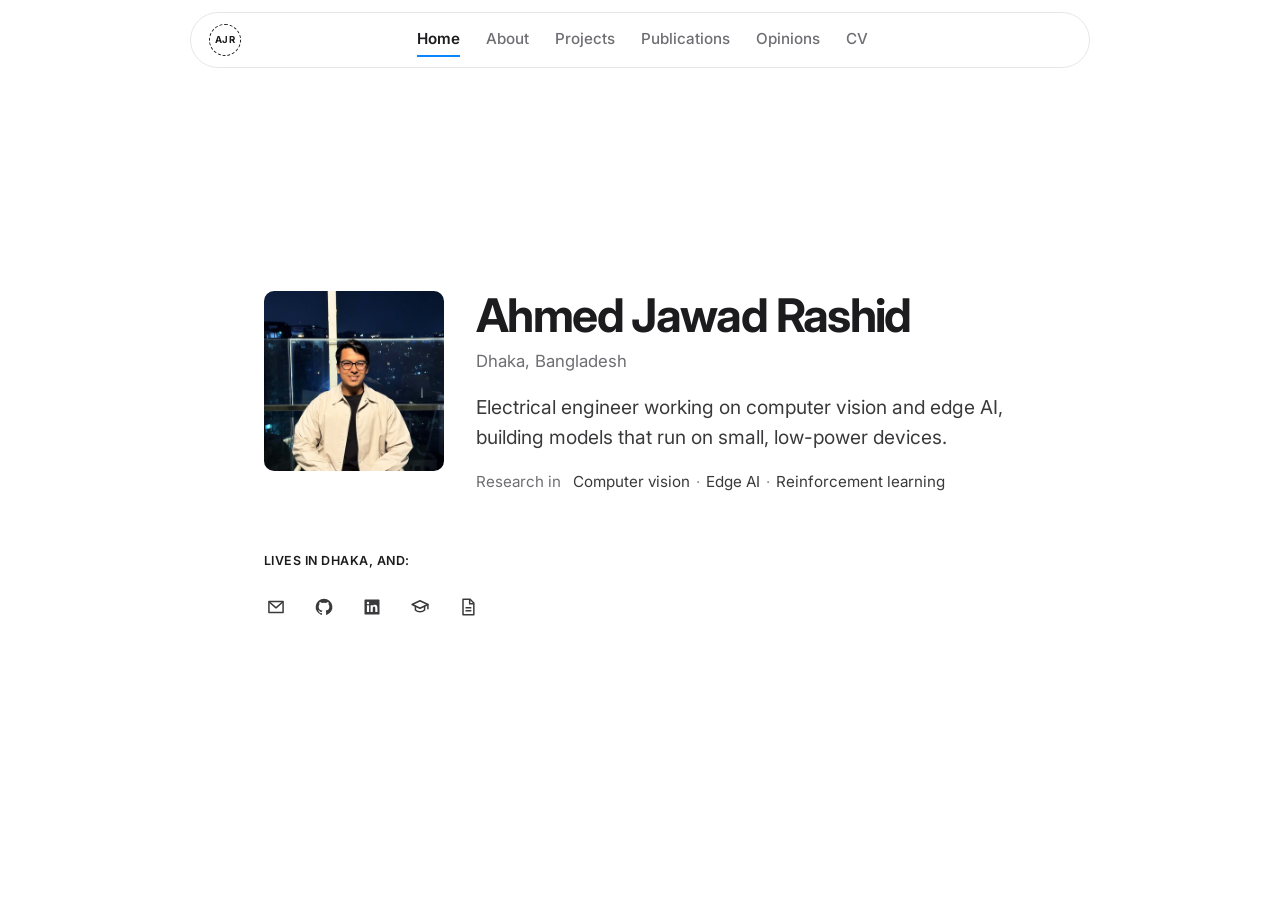
<file: index.html>
<!DOCTYPE html>
<html lang="en">
<head>
  <meta charset="utf-8">
  <meta name="viewport" content="width=device-width, initial-scale=1">
  <meta name="color-scheme" content="light dark">
  <title>Ahmed Jawad Rashid</title>
  <meta name="description" content="Ahmed Jawad Rashid, electrical engineer in Dhaka, Bangladesh, working on computer vision, edge AI and reinforcement learning.">
  <link rel="preconnect" href="https://fonts.googleapis.com">
  <link rel="preconnect" href="https://fonts.gstatic.com" crossorigin>
  <link href="https://fonts.googleapis.com/css2?family=Inter:wght@400;500;600;700&family=JetBrains+Mono:wght@400;500&display=swap" rel="stylesheet">
  <link rel="stylesheet" href="style.css">
</head>
<body class="is-home">

<a class="skip" href="#main">Skip to main content</a>

<div class="nav-wrap">
  <nav class="nav" aria-label="Main">
    <a class="logo" href="index.html" aria-label="Home">AJR</a>
    <div class="nav-links">
      <a href="index.html" class="active" aria-current="page">Home</a>
      <a href="about.html">About</a>
      <a href="projects.html">Projects</a>
      <a href="publications.html">Publications</a>
      <a href="opinions.html">Opinions</a>
      <a href="cv.html">CV</a>
    </div>
    <span class="nav-spacer" aria-hidden="true"></span>
  </nav>
</div>

<main id="main" class="wrap home">
  <div class="hero">
    <div class="photo">
      <!-- Add a square photo at images/photo.jpg -->
      <img src="images/photo.jpg" alt="Ahmed Jawad Rashid" onerror="this.parentNode.classList.add('empty'); this.remove();">
    </div>
    <div class="hero-text">
      <h1>Ahmed Jawad Rashid</h1>
      <p class="subname">Dhaka, Bangladesh</p>
      <p class="bio">Electrical engineer working on computer vision and edge AI, building models that run on small, low-power devices.</p>
      <p class="also">
        <span class="also-label">Research in</span>
        <span>Computer vision</span><span class="dot">·</span><span>Edge AI</span><span class="dot">·</span><span>Reinforcement learning</span>
      </p>
    </div>
  </div>

  <p class="label home-label">Lives in Dhaka, and:</p>
  <ul class="icons">
      <li><a href="mailto:ahmedjawad@iut-dhaka.edu" aria-label="Email" title="Email">
        <svg viewBox="0 0 24 24" aria-hidden="true"><path d="M3.5 5.5h17v13h-17z" fill="none" stroke="currentColor" stroke-width="1.8" stroke-linejoin="round"/><path d="m4 6 8 7 8-7" fill="none" stroke="currentColor" stroke-width="1.8" stroke-linejoin="round"/></svg></a></li>
      <li><a href="https://github.com/jawadrashidd" aria-label="GitHub" title="GitHub">
        <svg viewBox="0 0 24 24" aria-hidden="true"><path fill="currentColor" d="M12 2a10 10 0 0 0-3.16 19.49c.5.09.68-.22.68-.48v-1.7c-2.78.6-3.37-1.34-3.37-1.34-.45-1.16-1.11-1.47-1.11-1.47-.91-.62.07-.6.07-.6 1 .07 1.53 1.03 1.53 1.03.9 1.52 2.34 1.08 2.91.83.09-.65.35-1.08.63-1.33-2.22-.25-4.55-1.11-4.55-4.94 0-1.09.39-1.98 1.03-2.68-.1-.25-.45-1.27.1-2.64 0 0 .84-.27 2.75 1.02a9.5 9.5 0 0 1 5 0c1.91-1.29 2.75-1.02 2.75-1.02.55 1.37.2 2.39.1 2.64.64.7 1.03 1.59 1.03 2.68 0 3.840-2.34 4.68-4.57 4.93.36.31.68.92.68 1.85v2.75c0 .27.18.58.69.48A10 10 0 0 0 12 2z"/></svg></a></li>
      <li><a href="https://linkedin.com/in/ahmed-jawad-rashid" aria-label="LinkedIn" title="LinkedIn">
        <svg viewBox="0 0 24 24" aria-hidden="true"><path fill="currentColor" d="M4 3h16a1 1 0 0 1 1 1v16a1 1 0 0 1-1 1H4a1 1 0 0 1-1-1V4a1 1 0 0 1 1-1zm1.9 6.8V18h2.6V9.8zM7.2 5.6a1.5 1.5 0 1 0 0 3 1.5 1.5 0 0 0 0-3zM10.3 9.8V18h2.6v-4.3c0-1.1.2-2.2 1.6-2.2 1.4 0 1.4 1.3 1.4 2.3V18h2.6v-4.7c0-2.3-.5-4-3.2-4-1.3 0-2.1.7-2.5 1.3V9.8z"/></svg></a></li>
      <li><a href="https://eee.iutoic-dhaka.edu/profile/ahmedjawad/education" aria-label="University profile" title="University profile">
        <svg viewBox="0 0 24 24" aria-hidden="true"><path d="M2.5 9 12 4.5 21.5 9 12 13.5z" fill="none" stroke="currentColor" stroke-width="1.8" stroke-linejoin="round"/><path d="M6.5 11v4.5c1.5 1.5 3.4 2.2 5.5 2.2s4-.7 5.5-2.2V11M21.5 9v5" fill="none" stroke="currentColor" stroke-width="1.8" stroke-linecap="round"/></svg></a></li>
      <li><a href="cv.pdf" aria-label="CV (PDF)" title="CV (PDF)">
        <svg viewBox="0 0 24 24" aria-hidden="true"><path d="M6 2.8h8.5L19 7.3v13.9H6z" fill="none" stroke="currentColor" stroke-width="1.8" stroke-linejoin="round"/><path d="M14 3v5h5M9 13h7M9 16.5h7" fill="none" stroke="currentColor" stroke-width="1.8"/></svg></a></li>
    </ul>
</main>

</body>
</html>
</file>
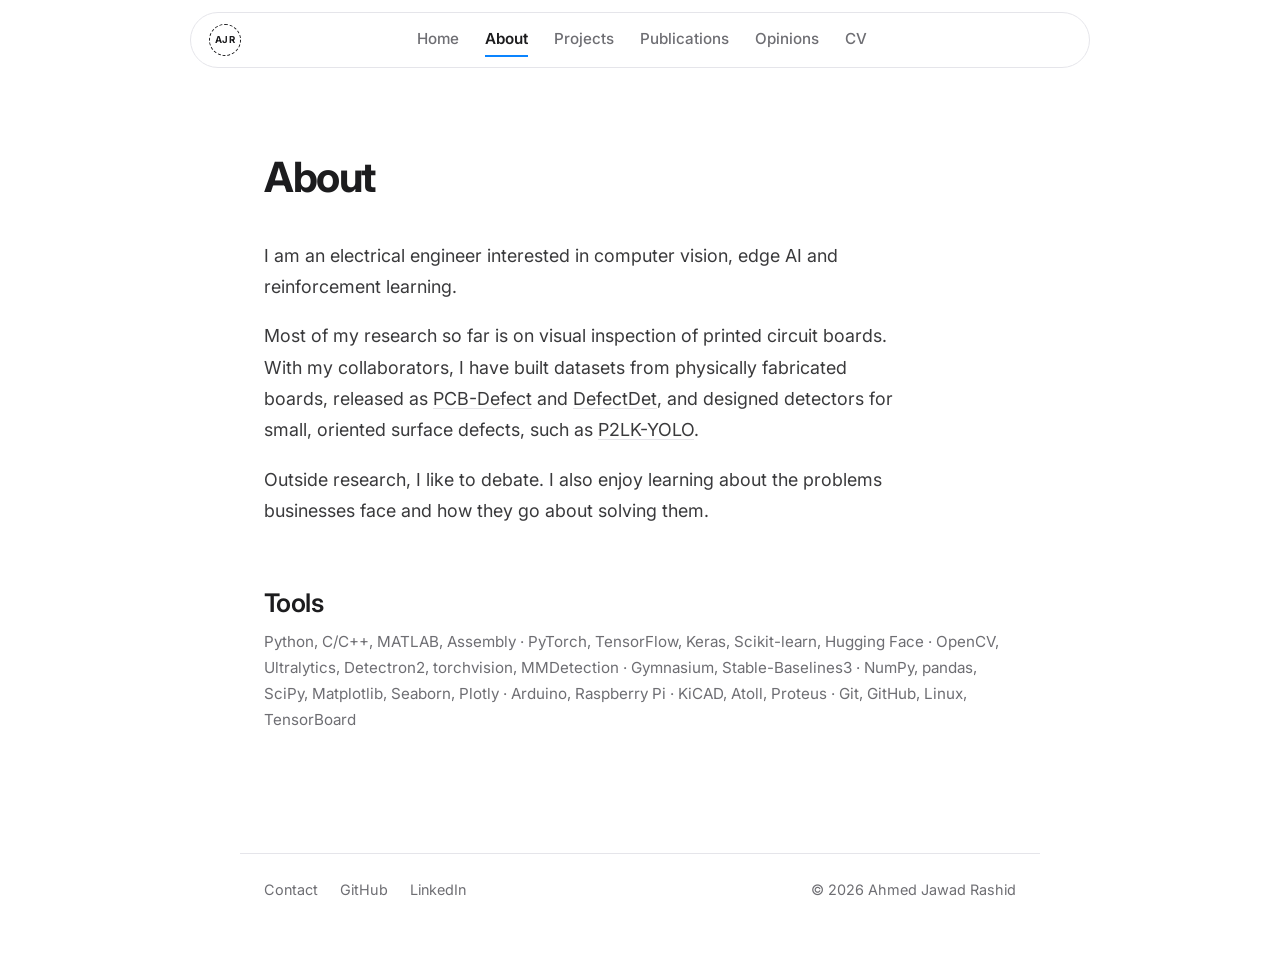
<file: about.html>
<!DOCTYPE html>
<html lang="en">
<head>
  <meta charset="utf-8">
  <meta name="viewport" content="width=device-width, initial-scale=1">
  <meta name="color-scheme" content="light dark">
  <title>About · Ahmed Jawad Rashid</title>
  <meta name="description" content="Ahmed Jawad Rashid, electrical engineer in Dhaka, Bangladesh, working on computer vision, edge AI and reinforcement learning.">
  <link rel="preconnect" href="https://fonts.googleapis.com">
  <link rel="preconnect" href="https://fonts.gstatic.com" crossorigin>
  <link href="https://fonts.googleapis.com/css2?family=Inter:wght@400;500;600;700&family=JetBrains+Mono:wght@400;500&display=swap" rel="stylesheet">
  <link rel="stylesheet" href="style.css">
</head>
<body>

<a class="skip" href="#main">Skip to main content</a>

<div class="nav-wrap">
  <nav class="nav" aria-label="Main">
    <a class="logo" href="index.html" aria-label="Home">AJR</a>
    <div class="nav-links">
      <a href="index.html">Home</a>
      <a href="about.html" class="active" aria-current="page">About</a>
      <a href="projects.html">Projects</a>
      <a href="publications.html">Publications</a>
      <a href="opinions.html">Opinions</a>
      <a href="cv.html">CV</a>
    </div>
    <span class="nav-spacer" aria-hidden="true"></span>
  </nav>
</div>

<main id="main" class="wrap">
  <header class="page-head">
    <h1>About</h1>
  </header>

  <div class="prose">
    <p>I am an electrical engineer interested in computer vision, edge AI and reinforcement learning.</p>
    <p>Most of my research so far is on visual inspection of printed circuit boards. With my collaborators, I have built datasets from physically fabricated boards, released as <a href="https://doi.org/10.17632/vdj74sngvn.1">PCB-Defect</a> and <a href="https://doi.org/10.17632/t9d9zs3bmb.1">DefectDet</a>, and designed detectors for small, oriented surface defects, such as <a href="publications.html">P2LK-YOLO</a>.</p>
    <p>Outside research, I like to debate. I also enjoy learning about the problems businesses face and how they go about solving them.</p>
  </div>

    <div class="group">
      <h2>Tools</h2>
      <p class="group-sub tools">
        Python, C/C++, MATLAB, Assembly · PyTorch, TensorFlow, Keras, Scikit-learn, Hugging Face ·
        OpenCV, Ultralytics, Detectron2, torchvision, MMDetection · Gymnasium, Stable-Baselines3 ·
        NumPy, pandas, SciPy, Matplotlib, Seaborn, Plotly · Arduino, Raspberry Pi ·
        KiCAD, Atoll, Proteus · Git, GitHub, Linux, TensorBoard
      </p>
    </div>

</main>

<footer class="wrap footer">
  <a href="mailto:ahmedjawad@iut-dhaka.edu">Contact</a>
  <a href="https://github.com/jawadrashidd">GitHub</a>
  <a href="https://linkedin.com/in/ahmed-jawad-rashid">LinkedIn</a>
  <span class="copy">© 2026 Ahmed Jawad Rashid</span>
</footer>

</body>
</html>
</file>
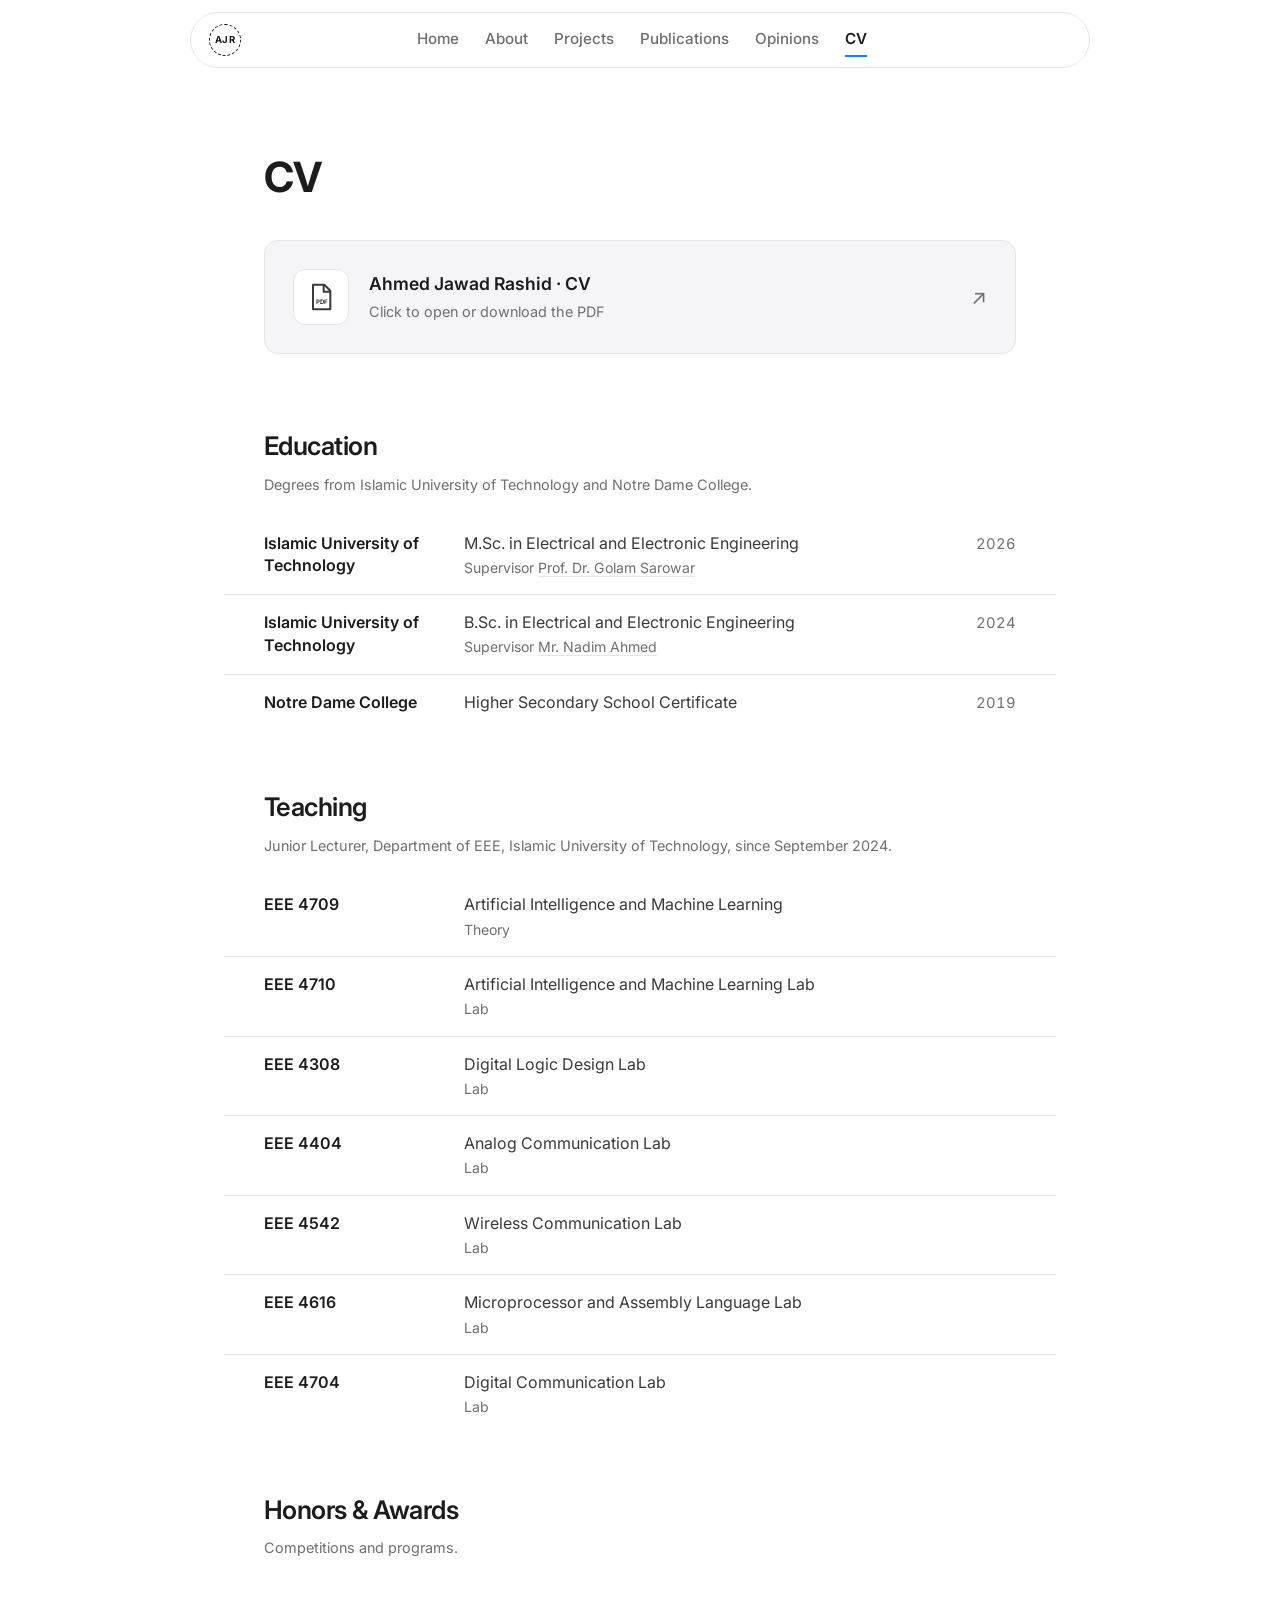
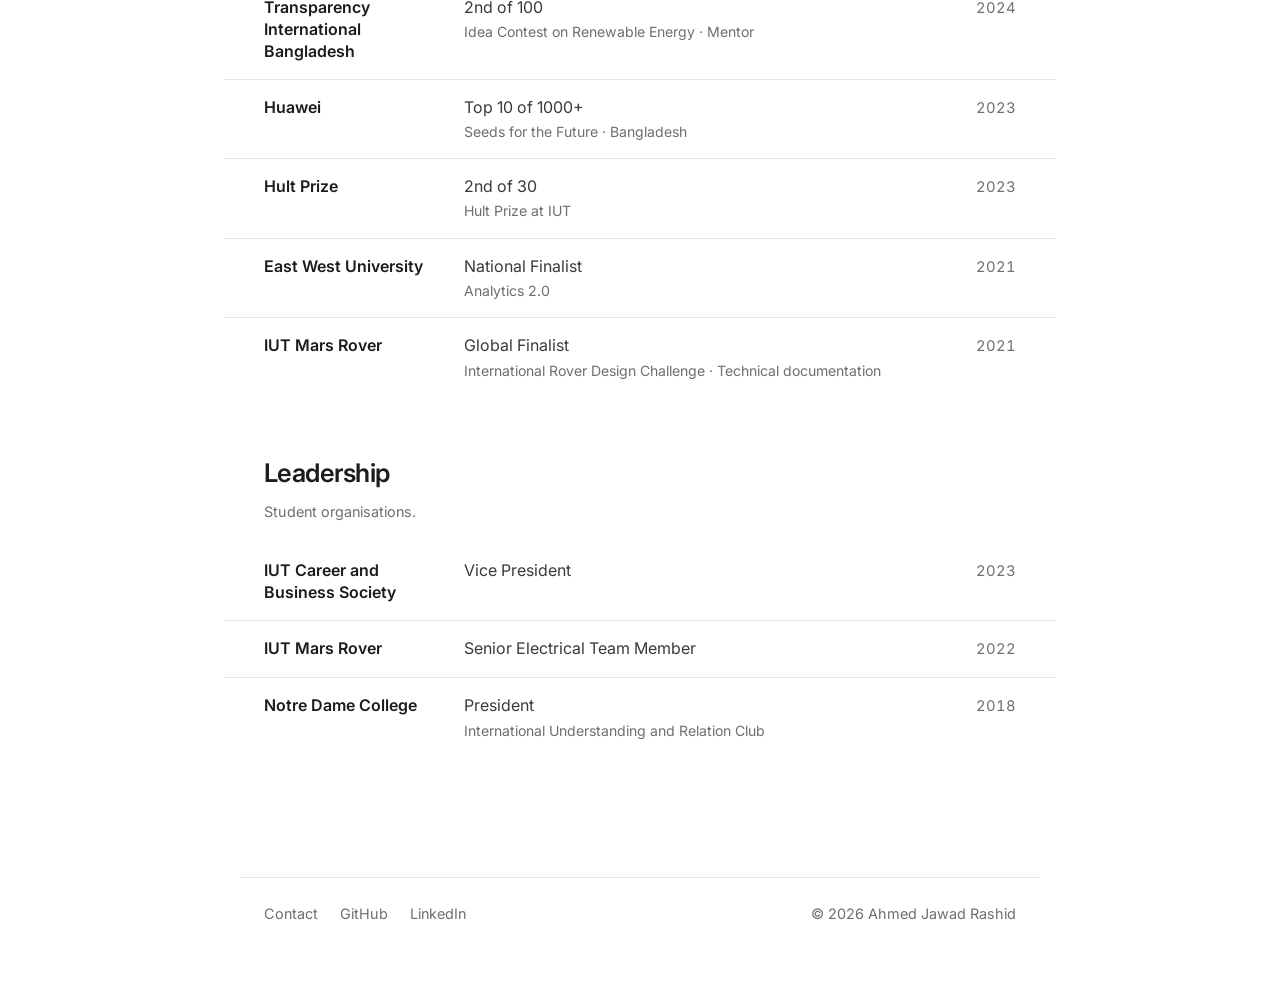
<file: cv.html>
<!DOCTYPE html>
<html lang="en">
<head>
  <meta charset="utf-8">
  <meta name="viewport" content="width=device-width, initial-scale=1">
  <meta name="color-scheme" content="light dark">
  <title>CV · Ahmed Jawad Rashid</title>
  <meta name="description" content="Ahmed Jawad Rashid, electrical engineer in Dhaka, Bangladesh, working on computer vision, edge AI and reinforcement learning.">
  <link rel="preconnect" href="https://fonts.googleapis.com">
  <link rel="preconnect" href="https://fonts.gstatic.com" crossorigin>
  <link href="https://fonts.googleapis.com/css2?family=Inter:wght@400;500;600;700&family=JetBrains+Mono:wght@400;500&display=swap" rel="stylesheet">
  <link rel="stylesheet" href="style.css">
</head>
<body>

<a class="skip" href="#main">Skip to main content</a>

<div class="nav-wrap">
  <nav class="nav" aria-label="Main">
    <a class="logo" href="index.html" aria-label="Home">AJR</a>
    <div class="nav-links">
      <a href="index.html">Home</a>
      <a href="about.html">About</a>
      <a href="projects.html">Projects</a>
      <a href="publications.html">Publications</a>
      <a href="opinions.html">Opinions</a>
      <a href="cv.html" class="active" aria-current="page">CV</a>
    </div>
    <span class="nav-spacer" aria-hidden="true"></span>
  </nav>
</div>

<main id="main" class="wrap">
  <header class="page-head">
    <h1>CV</h1>
  </header>

  <!-- Opens cv.pdf (kept next to index.html) in a new tab, where it can be read or downloaded -->
  <a class="cv-file" href="cv.pdf" target="_blank" rel="noopener">
    <span class="cv-icon" aria-hidden="true">
      <svg viewBox="0 0 24 24"><path d="M6 2.8h8.5L19 7.3v13.9H6z" fill="none" stroke="currentColor" stroke-width="1.5" stroke-linejoin="round"/><path d="M14 3v5h5" fill="none" stroke="currentColor" stroke-width="1.5" stroke-linejoin="round"/><text x="12.5" y="17.2" text-anchor="middle" font-size="4.6" font-weight="700" fill="currentColor" font-family="Inter, sans-serif">PDF</text></svg>
    </span>
    <span class="cv-text">
      <span class="cv-name">Ahmed Jawad Rashid · CV</span>
      <span class="cv-hint">Click to open or download the PDF</span>
    </span>
    <span class="cv-arrow" aria-hidden="true">↗</span>
  </a>

    <div class="group">
      <h2>Education</h2>
      <p class="group-sub">Degrees from Islamic University of Technology and Notre Dame College.</p>
      <ul class="table">
        <li>
          <span class="t-org">Islamic University of Technology</span>
          <span class="t-main">M.Sc. in Electrical and Electronic Engineering<small>Supervisor <a href="https://eee.iutoic-dhaka.edu/profile/asim">Prof. Dr. Golam Sarowar</a></small></span>
          <span class="t-year">2026</span>
        </li>
        <li>
          <span class="t-org">Islamic University of Technology</span>
          <span class="t-main">B.Sc. in Electrical and Electronic Engineering<small>Supervisor <a href="https://nadimahmed.faculty.bio/">Mr. Nadim Ahmed</a></small></span>
          <span class="t-year">2024</span>
        </li>
        <li>
          <span class="t-org">Notre Dame College</span>
          <span class="t-main">Higher Secondary School Certificate</span>
          <span class="t-year">2019</span>
        </li>
      </ul>
    </div>

    <div class="group">
      <h2>Teaching</h2>
      <p class="group-sub">Junior Lecturer, Department of EEE, Islamic University of Technology, since September 2024.</p>
      <ul class="table">
        <li><span class="t-org">EEE 4709</span><span class="t-main">Artificial Intelligence and Machine Learning<small>Theory</small></span><span class="t-year"></span></li>
        <li><span class="t-org">EEE 4710</span><span class="t-main">Artificial Intelligence and Machine Learning Lab<small>Lab</small></span><span class="t-year"></span></li>
        <li><span class="t-org">EEE 4308</span><span class="t-main">Digital Logic Design Lab<small>Lab</small></span><span class="t-year"></span></li>
        <li><span class="t-org">EEE 4404</span><span class="t-main">Analog Communication Lab<small>Lab</small></span><span class="t-year"></span></li>
        <li><span class="t-org">EEE 4542</span><span class="t-main">Wireless Communication Lab<small>Lab</small></span><span class="t-year"></span></li>
        <li><span class="t-org">EEE 4616</span><span class="t-main">Microprocessor and Assembly Language Lab<small>Lab</small></span><span class="t-year"></span></li>
        <li><span class="t-org">EEE 4704</span><span class="t-main">Digital Communication Lab<small>Lab</small></span><span class="t-year"></span></li>
      </ul>
    </div>

    <div class="group">
      <h2>Honors &amp; Awards</h2>
      <p class="group-sub">Competitions and programs.</p>
      <ul class="table">
        <li><span class="t-org">Transparency International Bangladesh</span><span class="t-main">2nd of 100<small>Idea Contest on Renewable Energy · Mentor</small></span><span class="t-year">2024</span></li>
        <li><span class="t-org">Huawei</span><span class="t-main">Top 10 of 1000+<small>Seeds for the Future · Bangladesh</small></span><span class="t-year">2023</span></li>
        <li><span class="t-org">Hult Prize</span><span class="t-main">2nd of 30<small>Hult Prize at IUT</small></span><span class="t-year">2023</span></li>
        <li><span class="t-org">East West University</span><span class="t-main">National Finalist<small>Analytics 2.0</small></span><span class="t-year">2021</span></li>
        <li><span class="t-org">IUT Mars Rover</span><span class="t-main">Global Finalist<small>International Rover Design Challenge · Technical documentation</small></span><span class="t-year">2021</span></li>
      </ul>
    </div>

    <div class="group">
      <h2>Leadership</h2>
      <p class="group-sub">Student organisations.</p>
      <ul class="table">
        <li><span class="t-org">IUT Career and Business Society</span><span class="t-main">Vice President</span><span class="t-year">2023</span></li>
        <li><span class="t-org">IUT Mars Rover</span><span class="t-main">Senior Electrical Team Member</span><span class="t-year">2022</span></li>
        <li><span class="t-org">Notre Dame College</span><span class="t-main">President<small>International Understanding and Relation Club</small></span><span class="t-year">2018</span></li>
      </ul>
    </div>

</main>

<footer class="wrap footer">
  <a href="mailto:ahmedjawad@iut-dhaka.edu">Contact</a>
  <a href="https://github.com/jawadrashidd">GitHub</a>
  <a href="https://linkedin.com/in/ahmed-jawad-rashid">LinkedIn</a>
  <span class="copy">© 2026 Ahmed Jawad Rashid</span>
</footer>

</body>
</html>
</file>
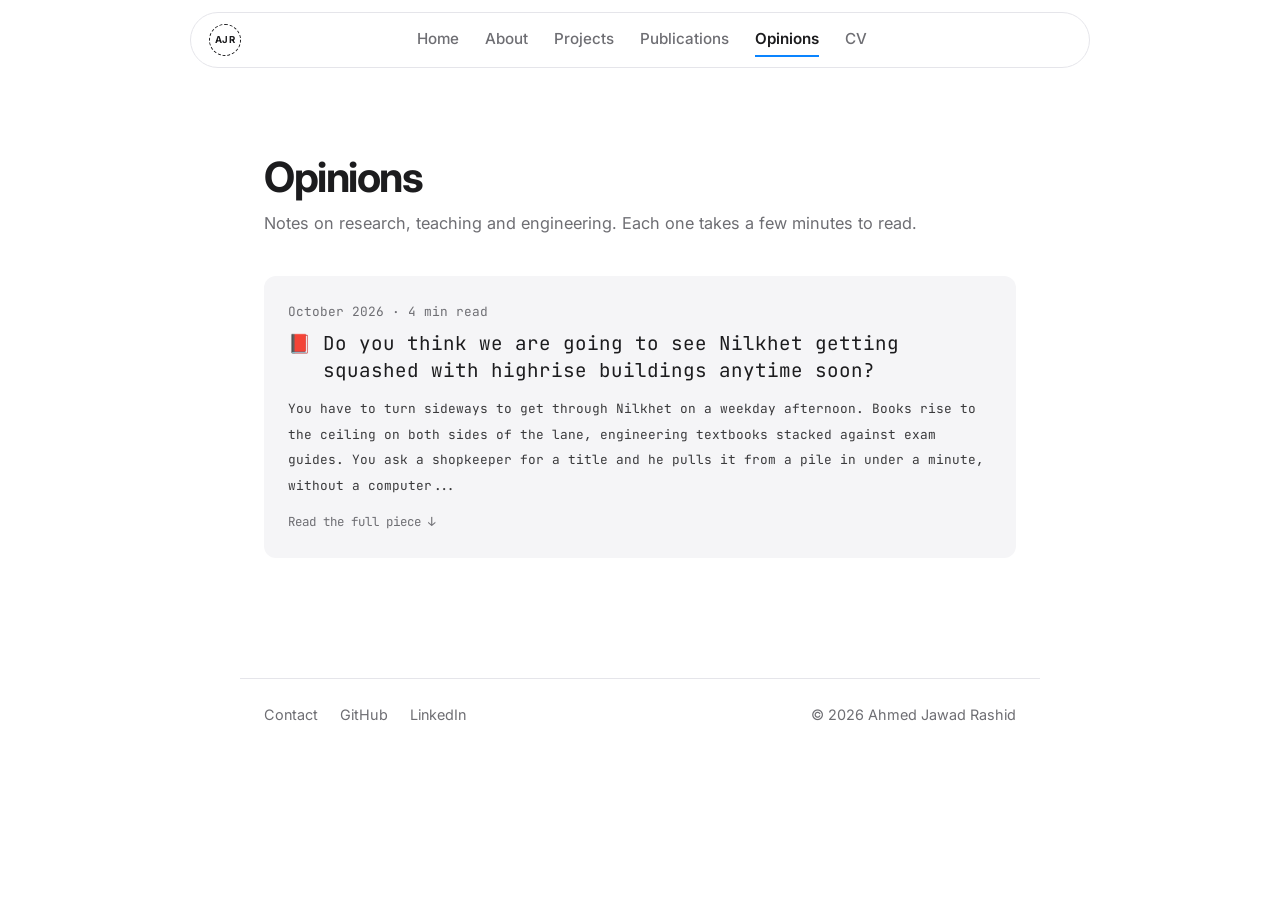
<file: opinions.html>
<!DOCTYPE html>
<html lang="en">
<head>
  <meta charset="utf-8">
  <meta name="viewport" content="width=device-width, initial-scale=1">
  <meta name="color-scheme" content="light dark">
  <title>Opinions · Ahmed Jawad Rashid</title>
  <meta name="description" content="Ahmed Jawad Rashid, electrical engineer in Dhaka, Bangladesh, working on computer vision, edge AI and reinforcement learning.">
  <link rel="preconnect" href="https://fonts.googleapis.com">
  <link rel="preconnect" href="https://fonts.gstatic.com" crossorigin>
  <link href="https://fonts.googleapis.com/css2?family=Inter:wght@400;500;600;700&family=JetBrains+Mono:wght@400;500&display=swap" rel="stylesheet">
  <link rel="stylesheet" href="style.css">
</head>
<body>

<a class="skip" href="#main">Skip to main content</a>

<div class="nav-wrap">
  <nav class="nav" aria-label="Main">
    <a class="logo" href="index.html" aria-label="Home">AJR</a>
    <div class="nav-links">
      <a href="index.html">Home</a>
      <a href="about.html">About</a>
      <a href="projects.html">Projects</a>
      <a href="publications.html">Publications</a>
      <a href="opinions.html" class="active" aria-current="page">Opinions</a>
      <a href="cv.html">CV</a>
    </div>
    <span class="nav-spacer" aria-hidden="true"></span>
  </nav>
</div>

<main id="main" class="wrap opinions-page">
  <header class="page-head">
    <h1>Opinions</h1>
    <p class="page-sub">Notes on research, teaching and engineering. Each one takes a few minutes to read.</p>
  </header>
    <ol class="op-list">
      <!-- Newest first. To add a piece, copy the whole <li> ... </li> block below,
           give the <details> a new short id, and replace the title, date, excerpt and paragraphs. -->
      <li>
        <details class="op-card" id="nilkhet">
          <summary>
            <span class="op-date">October 2026 · 4 min read</span>
            <span class="op-title"><span class="op-mark" aria-hidden="true">📕</span><span class="op-text">Do you think we are going to see Nilkhet getting squashed with highrise buildings anytime soon?</span></span>
            <span class="op-excerpt">You have to turn sideways to get through Nilkhet on a weekday afternoon. Books rise to the ceiling on both sides of the lane, engineering textbooks stacked against exam guides. You ask a shopkeeper for a title and he pulls it from a pile in under a minute, without a computer...</span>
            <span class="op-toggle" aria-hidden="true"></span>
          </summary>
          <div class="op-full">
            <p>You have to turn sideways to get through Nilkhet on a weekday afternoon. Books rise to the ceiling on both sides of the lane, engineering textbooks stacked against exam guides. You ask a shopkeeper for a title and he pulls it from a pile in under a minute, without a computer. A student opens a used copy and finds someone else’s notes in the margins, written before she was born.</p>
            <p>On paper, Nilkhet should be gone. A developer could put a shopping tower on that land and earn far more from it. You can order most of these books online and have them at your door within days, or find a PDF on your phone in seconds. A glass building with escalators would beat Nilkhet on any number a city planner cares about.</p>
            <p>Students keep coming anyway, as their parents did. They come for things no delivery app can give them. You pick up a book you were not looking for because its spine caught your eye. You bargain with a seller who remembers your face from last term. You hold two editions side by side and choose the one whose paper feels right. None of this is efficient, and students do it because they like it. I would call that taste.</p>
            <p>They also come because of what the place carries. Your teacher bought her books in these lanes, and so did your father. The shop you go to may have belonged to the same family for decades. A book from Nilkhet has the same words as one from a website, but you remember where you found it and who sold it to you. That memory is a kind of legacy, and a faster store cannot copy it.</p>
            <p>I think about Nilkhet whenever someone asks me whether artificial intelligence is going to replace us. AI looks a lot like the high-rise in this story. It is faster and cheaper than us at many tasks, and it never needs a tea break. A model can draft an email or write working code in less time than it takes you to find a seat on a Dhaka bus. On any spreadsheet that measures output per hour, it wins.</p>
            <p>Some things will go, the same way some customers left Nilkhet for online shops. If your job is mostly copying information from one place to another, a model will do it for a fraction of the cost, and pretending otherwise helps no one. Plenty of work in offices and banks looks like that.</p>
            <p>Games make the other half of the argument clear. AI tools can already turn a sentence into a small world you can walk around in, and one day a model may generate an entire open-world game over a weekend. Millions of players have spent thirteen years waiting for Grand Theft Auto VI anyway. Rockstar released the fifth game in 2013, promised the sixth for 2025, and pushed it back twice to November 2026. Fans complained about every delay, and almost none of them went looking for a substitute. They are waiting for the game made by the studio they trust, with the city and the characters those people chose. A thousand generated worlds would not change that.</p>
            <p>The same is true well outside gaming. A model can generate a thousand songs tonight, and you will still go to hear the singer whose voice you grew up with. Students can learn almost anything from a chatbot, and many of them will still remember one teacher who made a subject come alive. People value these things for who made them and what they meant, and output per hour has nothing to do with it.</p>
            <p>Taste also decides what gets made in the first place. A model predicts what people liked yesterday, because that is what its training data contains. Someone still has to decide what should exist tomorrow, put their name on it, and take the blame if it fails. A machine can help with the work, and it cannot want the result.</p>
            <p>I doubt we will see high-rises squash Nilkhet anytime soon. The towers will keep rising around it, and some of its customers will keep leaving for faster options. The lanes will stay full as long as people care where their books come from. I expect the same from AI. It will take over a large share of our routine work, and it will leave us the part we do because we care about it.</p>
          </div>
        </details>
      </li>
    </ol>
</main>

<footer class="wrap footer">
  <a href="mailto:ahmedjawad@iut-dhaka.edu">Contact</a>
  <a href="https://github.com/jawadrashidd">GitHub</a>
  <a href="https://linkedin.com/in/ahmed-jawad-rashid">LinkedIn</a>
  <span class="copy">© 2026 Ahmed Jawad Rashid</span>
</footer>

<script>
  // Opens the opinion named in the address, e.g. opinions.html#nilkhet
  (function () {
    var id = decodeURIComponent(location.hash.slice(1));
    var el = id && document.getElementById(id);
    if (el && el.tagName === 'DETAILS') { el.open = true; el.scrollIntoView(); }
  })();
</script>
</body>
</html>
</file>
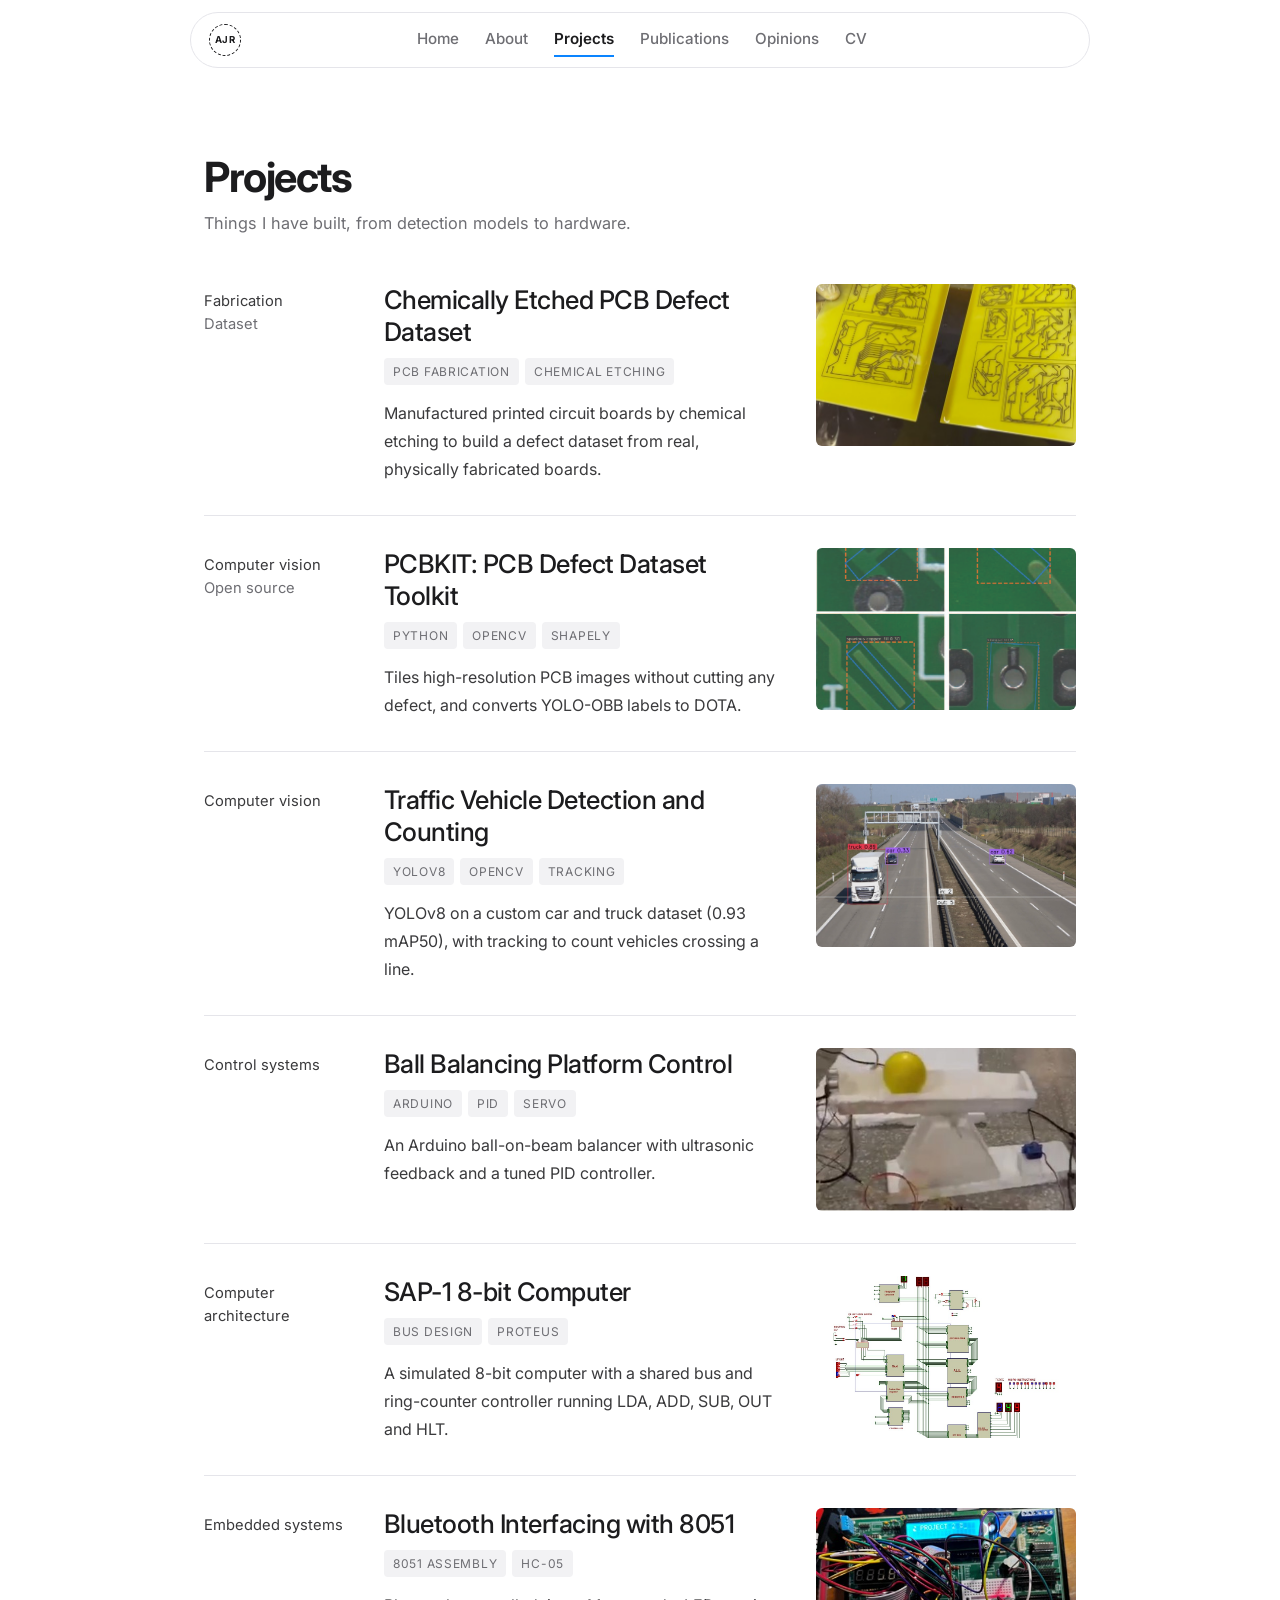
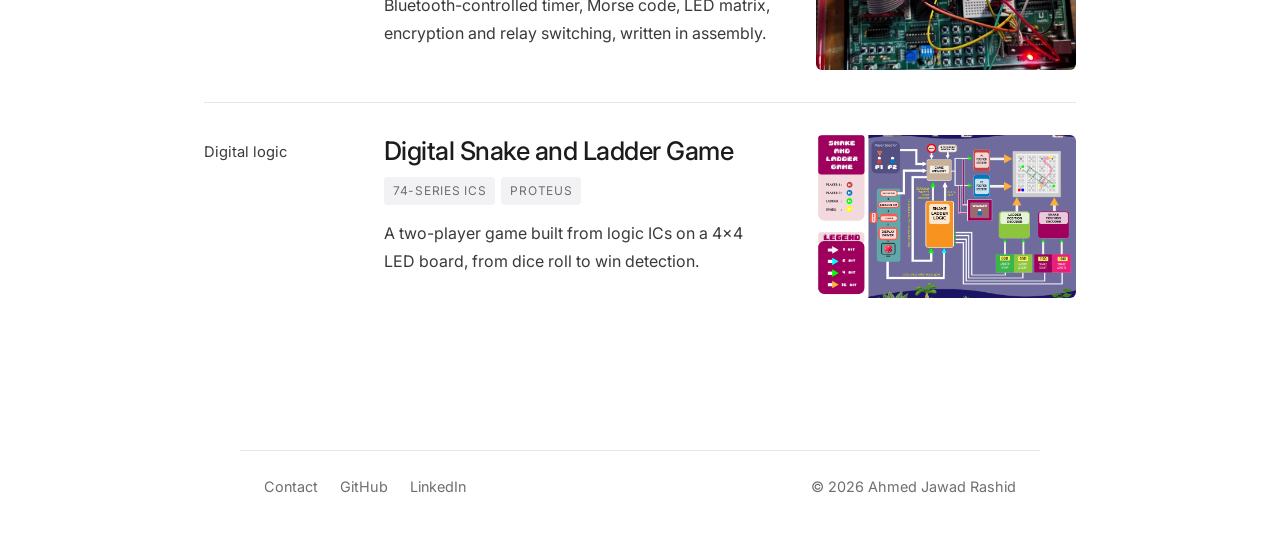
<file: projects.html>
<!DOCTYPE html>
<html lang="en">
<head>
  <meta charset="utf-8">
  <meta name="viewport" content="width=device-width, initial-scale=1">
  <meta name="color-scheme" content="light dark">
  <title>Projects · Ahmed Jawad Rashid</title>
  <meta name="description" content="Ahmed Jawad Rashid, electrical engineer in Dhaka, Bangladesh, working on computer vision, edge AI and reinforcement learning.">
  <link rel="preconnect" href="https://fonts.googleapis.com">
  <link rel="preconnect" href="https://fonts.gstatic.com" crossorigin>
  <link href="https://fonts.googleapis.com/css2?family=Inter:wght@400;500;600;700&family=JetBrains+Mono:wght@400;500&display=swap" rel="stylesheet">
  <link rel="stylesheet" href="style.css">
</head>
<body>

<a class="skip" href="#main">Skip to main content</a>

<div class="nav-wrap">
  <nav class="nav" aria-label="Main">
    <a class="logo" href="index.html" aria-label="Home">AJR</a>
    <div class="nav-links">
      <a href="index.html">Home</a>
      <a href="about.html">About</a>
      <a href="projects.html" class="active" aria-current="page">Projects</a>
      <a href="publications.html">Publications</a>
      <a href="opinions.html">Opinions</a>
      <a href="cv.html">CV</a>
    </div>
    <span class="nav-spacer" aria-hidden="true"></span>
  </nav>
</div>

<main id="main" class="wrap-wide">
  <header class="page-head">
    <h1>Projects</h1>
    <p class="page-sub">Things I have built, from detection models to hardware.</p>
  </header>



    <!-- Each row: kind on the left, then title, tags and one-line description, image on the right.
         Put images in images/projects/ with the file names below. -->
    <ul class="posts">
      <!-- To link this project, wrap the title in <a href="..."> and give the image box the same href,
           as the projects below do. -->
      <li class="post-row">
        <div class="pr-side">Fabrication<br><span>Dataset</span></div>
        <div class="pr-main">
          <h3>Chemically Etched PCB Defect Dataset</h3>
          <p class="chips"><span>PCB fabrication</span><span>Chemical etching</span></p>
          <p>Manufactured printed circuit boards by chemical etching to build a defect dataset from real, physically fabricated boards.</p>
        </div>
        <div class="pr-img"><img src="images/projects/chemical-etch.jpg" alt="" onerror="this.parentNode.classList.add('empty'); this.remove();"></div>
      </li>
      <li class="post-row">
        <div class="pr-side">Computer vision<br><span>Open source</span></div>
        <div class="pr-main">
          <h3><a href="https://github.com/jawadrashidd/pcbkit">PCBKIT: PCB Defect Dataset Toolkit</a></h3>
          <p class="chips"><span>Python</span><span>OpenCV</span><span>Shapely</span></p>
          <p>Tiles high-resolution PCB images without cutting any defect, and converts YOLO-OBB labels to DOTA.</p>
        </div>
        <a class="pr-img" href="https://github.com/jawadrashidd/pcbkit" tabindex="-1" aria-hidden="true"><img src="images/projects/pcbkit.jpg" alt="" onerror="this.parentNode.classList.add('empty'); this.remove();"></a>
      </li>
      <li class="post-row">
        <div class="pr-side">Computer vision</div>
        <div class="pr-main">
          <h3><a href="https://github.com/jawadrashidd/YOLO-V8-Traffic-Vehicle-Counter">Traffic Vehicle Detection and Counting</a></h3>
          <p class="chips"><span>YOLOv8</span><span>OpenCV</span><span>Tracking</span></p>
          <p>YOLOv8 on a custom car and truck dataset (0.93 mAP50), with tracking to count vehicles crossing a line.</p>
        </div>
        <a class="pr-img" href="https://github.com/jawadrashidd/YOLO-V8-Traffic-Vehicle-Counter" tabindex="-1" aria-hidden="true"><img src="images/projects/traffic.jpg" alt="" onerror="this.parentNode.classList.add('empty'); this.remove();"></a>
      </li>
      <li class="post-row">
        <div class="pr-side">Control systems</div>
        <div class="pr-main">
          <h3><a href="https://github.com/jawadrashidd/Ball-Balancing-Control-System-with-PID-Controller-Implementation">Ball Balancing Platform Control</a></h3>
          <p class="chips"><span>Arduino</span><span>PID</span><span>Servo</span></p>
          <p>An Arduino ball-on-beam balancer with ultrasonic feedback and a tuned PID controller.</p>
        </div>
        <a class="pr-img" href="https://github.com/jawadrashidd/Ball-Balancing-Control-System-with-PID-Controller-Implementation" tabindex="-1" aria-hidden="true"><img src="images/projects/ball-balance.jpg" alt="" onerror="this.parentNode.classList.add('empty'); this.remove();"></a>
      </li>
      <li class="post-row">
        <div class="pr-side">Computer architecture</div>
        <div class="pr-main">
          <h3><a href="https://github.com/jawadrashidd/SAP-01">SAP-1 8-bit Computer</a></h3>
          <p class="chips"><span>Bus design</span><span>Proteus</span></p>
          <p>A simulated 8-bit computer with a shared bus and ring-counter controller running LDA, ADD, SUB, OUT and HLT.</p>
        </div>
        <a class="pr-img" href="https://github.com/jawadrashidd/SAP-01" tabindex="-1" aria-hidden="true"><img src="images/projects/sap1.jpg" alt="" onerror="this.parentNode.classList.add('empty'); this.remove();"></a>
      </li>
      <li class="post-row">
        <div class="pr-side">Embedded systems</div>
        <div class="pr-main">
          <h3><a href="https://github.com/jawadrashidd/Bluetooth-Interfacing-with-8051-Microcontroller-using-Assembly-Language">Bluetooth Interfacing with 8051</a></h3>
          <p class="chips"><span>8051 assembly</span><span>HC-05</span></p>
          <p>Bluetooth-controlled timer, Morse code, LED matrix, encryption and relay switching, written in assembly.</p>
        </div>
        <a class="pr-img" href="https://github.com/jawadrashidd/Bluetooth-Interfacing-with-8051-Microcontroller-using-Assembly-Language" tabindex="-1" aria-hidden="true"><img src="images/projects/bt8051.jpg" alt="" onerror="this.parentNode.classList.add('empty'); this.remove();"></a>
      </li>
      <li class="post-row">
        <div class="pr-side">Digital logic</div>
        <div class="pr-main">
          <h3><a href="https://github.com/jawadrashidd/Snake-Ladder-Game-using-Logic-Gates-">Digital Snake and Ladder Game</a></h3>
          <p class="chips"><span>74-series ICs</span><span>Proteus</span></p>
          <p>A two-player game built from logic ICs on a 4×4 LED board, from dice roll to win detection.</p>
        </div>
        <a class="pr-img" href="https://github.com/jawadrashidd/Snake-Ladder-Game-using-Logic-Gates-" tabindex="-1" aria-hidden="true"><img src="images/projects/snake-ladder.jpg" alt="" onerror="this.parentNode.classList.add('empty'); this.remove();"></a>
      </li>
    </ul>
</main>

<footer class="wrap footer">
  <a href="mailto:ahmedjawad@iut-dhaka.edu">Contact</a>
  <a href="https://github.com/jawadrashidd">GitHub</a>
  <a href="https://linkedin.com/in/ahmed-jawad-rashid">LinkedIn</a>
  <span class="copy">© 2026 Ahmed Jawad Rashid</span>
</footer>

</body>
</html>
</file>
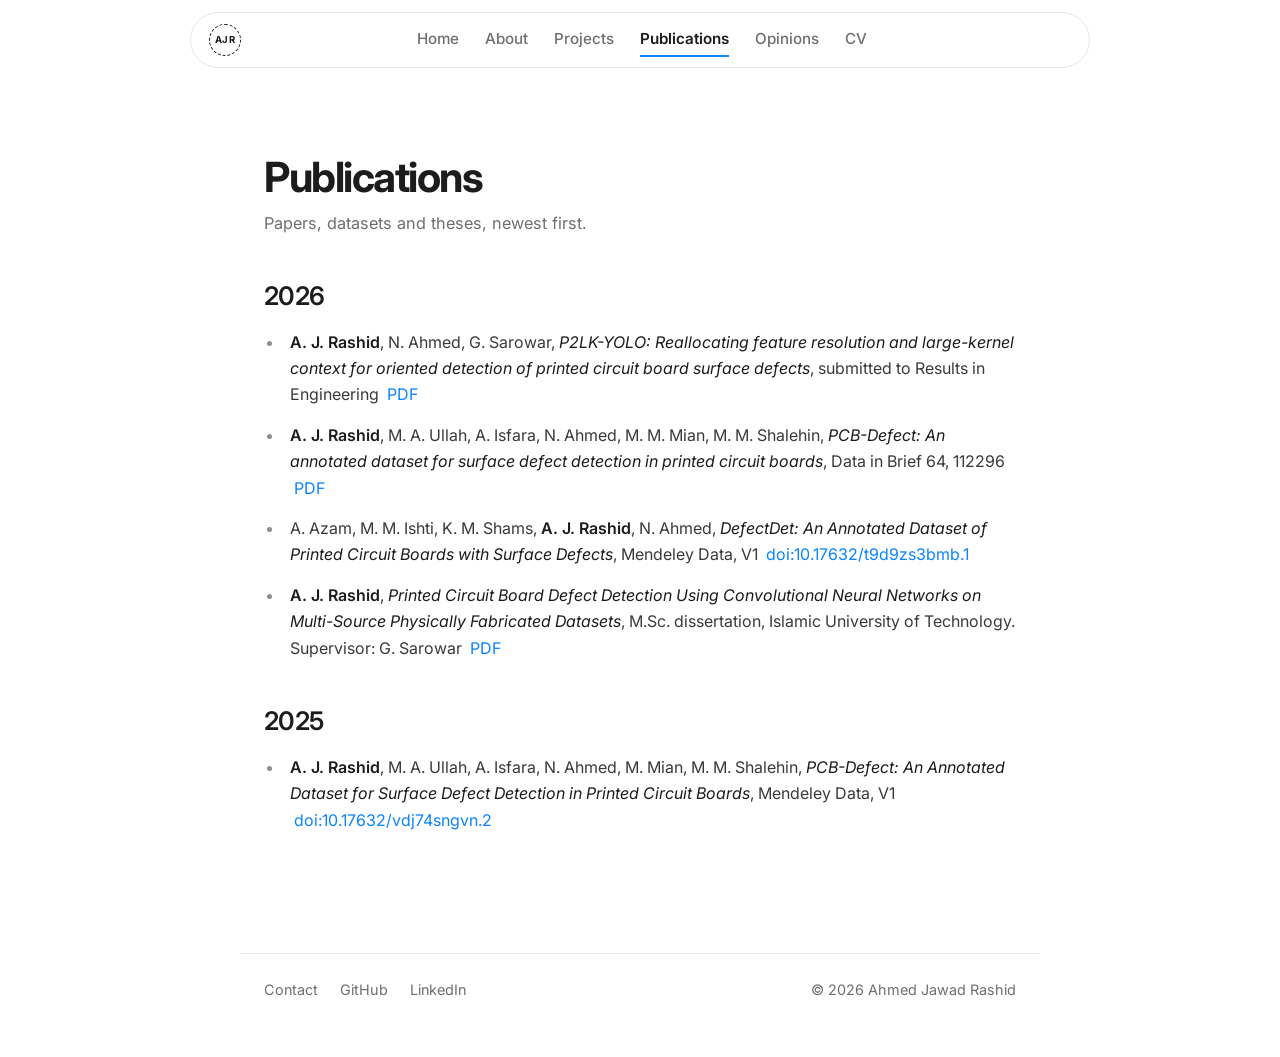
<file: publications.html>
<!DOCTYPE html>
<html lang="en">
<head>
  <meta charset="utf-8">
  <meta name="viewport" content="width=device-width, initial-scale=1">
  <meta name="color-scheme" content="light dark">
  <title>Publications · Ahmed Jawad Rashid</title>
  <meta name="description" content="Ahmed Jawad Rashid, electrical engineer in Dhaka, Bangladesh, working on computer vision, edge AI and reinforcement learning.">
  <link rel="preconnect" href="https://fonts.googleapis.com">
  <link rel="preconnect" href="https://fonts.gstatic.com" crossorigin>
  <link href="https://fonts.googleapis.com/css2?family=Inter:wght@400;500;600;700&family=JetBrains+Mono:wght@400;500&display=swap" rel="stylesheet">
  <link rel="stylesheet" href="style.css">
</head>
<body>

<a class="skip" href="#main">Skip to main content</a>

<div class="nav-wrap">
  <nav class="nav" aria-label="Main">
    <a class="logo" href="index.html" aria-label="Home">AJR</a>
    <div class="nav-links">
      <a href="index.html">Home</a>
      <a href="about.html">About</a>
      <a href="projects.html">Projects</a>
      <a href="publications.html" class="active" aria-current="page">Publications</a>
      <a href="opinions.html">Opinions</a>
      <a href="cv.html">CV</a>
    </div>
    <span class="nav-spacer" aria-hidden="true"></span>
  </nav>
</div>

<main id="main" class="wrap">
  <header class="page-head">
    <h1>Publications</h1>
    <p class="page-sub">Papers, datasets and theses, newest first.</p>
  </header>



    <h3 class="year">2026</h3>
    <ul class="pubs">
      <li>
        <b>A. J. Rashid</b>, N. Ahmed, G. Sarowar,
        <i>P2LK-YOLO: Reallocating feature resolution and large-kernel context for oriented detection of printed circuit board surface defects</i>,
        submitted to Results in Engineering
        <a href="https://drive.google.com/file/d/1by5x_7X9_V7NwJYjJ6peI5bde35etAOP/view?usp=sharing">PDF</a>
      </li>
      <li>
        <b>A. J. Rashid</b>, M. A. Ullah, A. Isfara, N. Ahmed, M. M. Mian, M. M. Shalehin,
        <i>PCB-Defect: An annotated dataset for surface defect detection in printed circuit boards</i>,
        Data in Brief 64, 112296
        <a href="https://drive.google.com/YOUR-PCB-DEFECT-LINK">PDF</a>
      </li>
      <li>
        A. Azam, M. M. Ishti, K. M. Shams, <b>A. J. Rashid</b>, N. Ahmed,
        <i>DefectDet: An Annotated Dataset of Printed Circuit Boards with Surface Defects</i>,
        Mendeley Data, V1
        <a href="https://doi.org/10.17632/t9d9zs3bmb.1">doi:10.17632/t9d9zs3bmb.1</a>
      </li>
      <li>
        <b>A. J. Rashid</b>,
        <i>Printed Circuit Board Defect Detection Using Convolutional Neural Networks on Multi-Source Physically Fabricated Datasets</i>,
        M.Sc. dissertation, Islamic University of Technology. Supervisor: G. Sarowar
        <a href="https://drive.google.com/file/d/1tH5XF7WhR12DhENtHtNzMiMtdsokwAP6/view?usp=sharing">PDF</a>
      </li>
    </ul>

    <h3 class="year">2025</h3>
    <ul class="pubs">
      <li>
        <b>A. J. Rashid</b>, M. A. Ullah, A. Isfara, N. Ahmed, M. Mian, M. M. Shalehin,
        <i>PCB-Defect: An Annotated Dataset for Surface Defect Detection in Printed Circuit Boards</i>,
        Mendeley Data, V1
        <a href="https://doi.org/10.17632/vdj74sngvn.1">doi:10.17632/vdj74sngvn.2</a>
      </li>
    </ul>
</main>

<footer class="wrap footer">
  <a href="mailto:ahmedjawad@iut-dhaka.edu">Contact</a>
  <a href="https://github.com/jawadrashidd">GitHub</a>
  <a href="https://linkedin.com/in/ahmed-jawad-rashid">LinkedIn</a>
  <span class="copy">© 2026 Ahmed Jawad Rashid</span>
</footer>

</body>
</html>
</file>
<file: style.css>
/* Light by default, dark when the visitor's system is in dark mode (as wongmjane.com does).
   To force white for everyone, delete the @media (prefers-color-scheme: dark) block below
   and change the color-scheme meta tag in index.html to "light". */

:root {
  --bg: #ffffff;
  --text: #1c1c1e;
  --text-2: #3a3a3c;
  --muted: #6e6e73;
  --faint: #8e8e93;
  --line: #e5e5ea;
  --chip: #f2f2f4;
  --card: #f5f5f7;
  --card-hover: #ececef;
  --nav-bg: rgba(255, 255, 255, 0.85);
  --nav-border: #e5e5ea;
  --accent: #0a84ff;
  --sans: "Inter", -apple-system, BlinkMacSystemFont, "Segoe UI", Roboto, Helvetica, Arial, sans-serif;
  --mono: "JetBrains Mono", ui-monospace, SFMono-Regular, Menlo, Consolas, monospace;
}

@media (prefers-color-scheme: dark) {
  :root {
    --bg: #121212;
    --text: #f5f5f7;
    --text-2: #d1d1d6;
    --muted: #a1a1a6;
    --faint: #8e8e93;
    --line: #2c2c2e;
    --chip: #232325;
    --card: #1c1c1e;
    --card-hover: #242426;
    --nav-bg: rgba(28, 28, 30, 0.85);
    --nav-border: #3a3a3c;
  }
}

* { box-sizing: border-box; }
html { -webkit-text-size-adjust: 100%; scroll-padding-top: 96px; }

body {
  margin: 0;
  background: var(--bg);
  color: var(--text);
  font-family: var(--sans);
  font-size: 16px;
  line-height: 1.6;
  -webkit-font-smoothing: antialiased;
}

a { color: inherit; text-decoration: none; }
a:hover { text-decoration: underline; text-underline-offset: 3px; text-decoration-thickness: 1px; }

h1, h2, h3 { margin: 0; }
p { margin: 0; }

.wrap { max-width: 800px; margin-left: auto; margin-right: auto; padding-left: 24px; padding-right: 24px; }
.wrap-wide { max-width: 920px; margin-left: auto; margin-right: auto; padding-left: 24px; padding-right: 24px; }

.skip { position: absolute; left: -9999px; }
.skip:focus { left: 12px; top: 12px; background: var(--bg); padding: 6px 10px; z-index: 20; }

/* ===================== NAV ===================== */
.nav-wrap { position: sticky; top: 0; z-index: 10; padding: 12px 16px 0; }
.nav {
  max-width: 900px;
  margin: 0 auto;
  height: 56px;
  padding: 0 14px 0 18px;
  display: grid;
  grid-template-columns: 1fr auto 1fr;
  align-items: center;
  border: 1px solid var(--nav-border);
  border-radius: 999px;
  background: var(--nav-bg);
  backdrop-filter: saturate(180%) blur(14px);
  -webkit-backdrop-filter: saturate(180%) blur(14px);
}
.logo {
  justify-self: start;
  width: 32px; height: 32px;
  border-radius: 50%;
  border: 1.5px dashed var(--text);
  display: grid; place-items: center;
  font-size: 0.6rem; font-weight: 700; letter-spacing: 0.04em;
}
.logo:hover { text-decoration: none; }
.nav-links { display: flex; gap: 26px; }
.nav-links a {
  font-size: 0.95rem;
  font-weight: 500;
  color: var(--muted);
  padding: 4px 0;
  border-bottom: 2px solid transparent;
}
.nav-links a:hover { color: var(--text); text-decoration: none; }
.nav-links a.active { color: var(--text); font-weight: 600; border-bottom-color: var(--accent); }
.nav-spacer { justify-self: end; }
.nav-icon { justify-self: end; display: grid; place-items: center; width: 36px; height: 36px; border-radius: 50%; color: var(--muted); }
.nav-icon:hover { color: var(--text); background: var(--chip); }
.nav-icon svg { width: 19px; height: 19px; }

/* ===================== SECTIONS ===================== */
main { padding-top: 88px; }

/* Title block at the top of About, Projects, Publications, Opinions and CV */
.page-head { margin-bottom: 40px; }
.page-head h1 { font-size: 2.6rem; }
.page-sub { margin-top: 10px; color: var(--muted); font-size: 1.02rem; }

.label {
  font-size: 0.78rem;
  font-weight: 600;
  text-transform: uppercase;
  letter-spacing: 0.04em;
  color: var(--text);
}

/* ===================== ABOUT ===================== */
.hero {
  display: grid;
  grid-template-columns: 180px minmax(0, 1fr);
  gap: 32px;
  align-items: start;
}
.photo {
  width: 180px; height: 180px;
  border-radius: 10px;
  overflow: hidden;
  background: var(--card);
}
.photo img { width: 100%; height: 100%; object-fit: cover; display: block; }

h1 {
  font-size: 2.9rem;
  font-weight: 700;
  letter-spacing: -0.035em;
  line-height: 1.05;
}
.subname { margin-top: 8px; font-size: 1.05rem; color: var(--muted); }
.bio { margin-top: 18px; font-size: 1.2rem; line-height: 1.55; color: var(--text-2); }
.also { margin-top: 18px; font-size: 0.95rem; color: var(--text-2); display: flex; flex-wrap: wrap; gap: 6px; align-items: baseline; }
.also-label { color: var(--muted); margin-right: 6px; }
.also .dot { color: var(--faint); }

/* Home: only the introduction, centred in the window */
.is-home { min-height: 100vh; display: flex; flex-direction: column; }
.home { flex: 1; display: flex; flex-direction: column; justify-content: center; padding-top: 48px; padding-bottom: 96px; width: 100%; }
.home-label { margin-top: 56px; }
.icons { list-style: none; display: flex; flex-wrap: wrap; gap: 4px; margin: 14px 0 0 -10px; padding: 0; }
.icons a { display: grid; place-items: center; width: 44px; height: 44px; border-radius: 10px; color: var(--text-2); }
.icons a:hover { background: var(--chip); color: var(--text); }
.icons svg { width: 20px; height: 20px; }

.divider { border: 0; border-top: 1px solid var(--line); margin: 48px 0 0; }

.group { margin-top: 56px; }
.group h2 { font-size: 1.6rem; font-weight: 600; letter-spacing: -0.02em; }
.group-sub { margin-top: 6px; font-size: 0.9rem; color: var(--muted); }
.group-sub.tools { font-size: 0.95rem; line-height: 1.7; }

.table { list-style: none; margin: 20px -40px 0; padding: 0; }
.table li {
  display: grid;
  grid-template-columns: 176px minmax(0, 1fr) 56px;
  gap: 24px;
  padding: 16px 40px;
  border-bottom: 1px solid var(--line);
}
.table li:last-child { border-bottom: 0; }
.t-org { font-weight: 600; line-height: 1.4; }
.t-main { color: var(--text-2); line-height: 1.45; }
.t-main small { display: block; margin-top: 3px; font-size: 0.88rem; color: var(--muted); }
.t-main small a { text-decoration: underline; text-decoration-color: var(--line); text-underline-offset: 3px; }
.t-year { text-align: right; color: var(--muted); font-size: 0.92rem; font-variant-numeric: tabular-nums; padding-top: 1px; }

/* ===================== PROJECTS (amitness) ===================== */
.posts { list-style: none; margin: 0; padding: 0; }
.post-row {
  display: grid;
  grid-template-columns: 140px minmax(0, 1fr) 260px;
  gap: 40px;
  align-items: start;
  padding: 32px 0;
  border-bottom: 1px solid var(--line);
}
.post-row:first-child { padding-top: 8px; }
.post-row:last-child { border-bottom: 0; }

.pr-side { font-size: 0.92rem; color: var(--text-2); line-height: 1.6; padding-top: 6px; }
.pr-side span { color: var(--muted); }

.pr-main h3 { font-size: 1.6rem; font-weight: 500; letter-spacing: -0.02em; line-height: 1.25; }
.pr-main h3 a:hover { text-decoration: none; color: var(--accent); }
.chips { display: flex; flex-wrap: wrap; gap: 6px; margin: 10px 0 14px; }
.chips span {
  font-size: 0.75rem;
  text-transform: uppercase;
  letter-spacing: 0.06em;
  padding: 4px 9px;
  border-radius: 4px;
  background: var(--chip);
  color: var(--muted);
}
.pr-main > p:last-child { color: var(--text-2); font-size: 1rem; line-height: 1.75; }

.pr-img {
  display: block;
  aspect-ratio: 16 / 10;
  border-radius: 6px;
  overflow: hidden;
  background: var(--card);
}
.pr-img img { width: 100%; height: 100%; object-fit: cover; display: block; }

/* ===================== PUBLICATIONS (awebb) ===================== */
.year { font-size: 1.6rem; font-weight: 600; letter-spacing: -0.02em; margin: 40px 0 12px; }
.page-head + .year { margin-top: 0; }
.pubs { margin: 0; padding-left: 20px; }
.pubs li { margin-bottom: 14px; padding-left: 6px; color: var(--text-2); line-height: 1.65; }
.pubs li::marker { color: var(--faint); }
.pubs b { color: var(--text); font-weight: 600; }
.pubs i { color: var(--text); }
.pubs a {
  margin-left: 4px;
  white-space: nowrap;
  color: var(--accent);
}

/* ===================== OPINIONS (alexwest) ===================== */
.opinions-page .op-list { font-family: var(--mono); }
.op-intro { color: var(--muted); font-size: 0.88rem; line-height: 1.8; margin: -12px 0 28px; }
.op-list { list-style: none; margin: 0; padding: 0; }
.op-list li + li { margin-top: 20px; }
/* Each opinion is a <details> card: click the summary to open the full piece, click again to close. */
.op-card {
  display: block;
  border-radius: 12px;
  background: var(--card);
  scroll-margin-top: 96px;
}
.op-card > summary {
  display: block;
  list-style: none;
  cursor: pointer;
  padding: 26px 24px 26px;
  border-radius: 12px;
}
.op-card > summary::-webkit-details-marker { display: none; }
.op-card > summary:hover { background: var(--card-hover); }
.op-card > summary:focus-visible { outline: 2px solid var(--accent); outline-offset: 2px; }
.op-card[open] > summary { border-radius: 12px 12px 0 0; }

.op-title { display: flex; gap: 12px; align-items: baseline; font-size: 1.2rem; line-height: 1.4; color: var(--text); }
.op-mark { font-size: 1.15rem; flex: none; }
.op-date { display: block; margin-bottom: 8px; font-size: 0.8rem; color: var(--muted); }
.op-excerpt { display: block; margin-top: 12px; font-size: 0.8rem; line-height: 2; color: var(--text-2); }
.op-card[open] .op-excerpt { display: none; }

.op-toggle { display: block; margin-top: 14px; font-size: 0.78rem; color: var(--muted); }
.op-toggle::before { content: "Read the full piece ↓"; }
.op-card[open] .op-toggle::before { content: "Close ↑"; }

.op-full { padding: 4px 24px 32px; border-top: 1px solid var(--line); }
.op-full .op-meta { margin: 20px 0 24px; font-size: 0.78rem; color: var(--muted); }
.op-full p { font-size: 0.88rem; line-height: 2; color: var(--text-2); margin: 0 0 18px; max-width: 46rem; }
.op-full h2 { font-family: var(--mono); font-weight: 500; font-size: 1.02rem; color: var(--text); margin: 32px 0 12px; }
.op-full blockquote { margin: 28px 0 8px; padding: 2px 0 2px 18px; border-left: 3px solid var(--line); color: var(--muted); font-size: 0.88rem; line-height: 2; }

/* ===================== ABOUT ===================== */
.prose p { font-size: 1.12rem; line-height: 1.75; color: var(--text-2); margin-bottom: 18px; max-width: 40rem; }
.prose a { text-decoration: underline; text-decoration-color: var(--line); text-decoration-thickness: 1px; text-underline-offset: 3px; }
.prose a:hover { text-decoration-color: currentColor; }

/* ===================== CV ===================== */
.cv-head { display: flex; align-items: flex-end; justify-content: space-between; gap: 16px; flex-wrap: wrap; }
.btn {
  display: inline-flex; align-items: center; gap: 8px;
  padding: 9px 16px;
  border-radius: 999px;
  border: 1px solid var(--line);
  font-size: 0.92rem; font-weight: 500;
  color: var(--text);
}
.btn:hover { background: var(--chip); text-decoration: none; }
.cv-file {
  display: flex;
  align-items: center;
  gap: 20px;
  padding: 28px 28px;
  border: 1px solid var(--line);
  border-radius: 14px;
  background: var(--card);
  color: var(--text);
}
.cv-file:hover { background: var(--card-hover); text-decoration: none; }
.cv-file:focus-visible { outline: 2px solid var(--accent); outline-offset: 2px; }
.cv-icon { flex: none; width: 56px; height: 56px; display: grid; place-items: center; border-radius: 12px; background: var(--bg); border: 1px solid var(--line); color: var(--text-2); }
.cv-icon svg { width: 32px; height: 32px; }
.cv-text { flex: 1; min-width: 0; }
.cv-name { display: block; font-size: 1.1rem; font-weight: 600; }
.cv-hint { display: block; margin-top: 2px; font-size: 0.9rem; color: var(--muted); }
.cv-arrow { flex: none; font-size: 1.3rem; color: var(--muted); }
.cv-file:hover .cv-arrow { color: var(--text); }
.cv-file + .group { margin-top: 72px; }

/* ===================== FOOTER ===================== */
.footer {
  display: flex;
  flex-wrap: wrap;
  gap: 8px 22px;
  margin-top: 120px;
  padding-top: 24px;
  padding-bottom: 56px;
  border-top: 1px solid var(--line);
  font-size: 0.9rem;
  color: var(--muted);
}
.footer a:hover { color: var(--text); }
.copy { margin-left: auto; }

/* ===================== SINGLE OPINION PAGE ===================== */
.article { padding-top: 88px; font-family: var(--mono); }
.article .back { font-family: var(--sans); font-size: 0.9rem; color: var(--muted); }
.article h1 { font-family: var(--mono); font-weight: 500; font-size: 2.1rem; letter-spacing: -0.02em; line-height: 1.25; margin: 28px 0 10px; }
.article .post-meta { color: var(--muted); font-size: 0.85rem; margin-bottom: 40px; }
.article .body p { font-size: 0.95rem; line-height: 2; margin-bottom: 22px; color: var(--text-2); }
.article .body h2 { font-family: var(--mono); font-weight: 500; font-size: 1.2rem; margin: 40px 0 14px; }
.article .body blockquote { margin: 28px 0; padding: 4px 0 4px 18px; border-left: 3px solid var(--line); color: var(--muted); }

/* ===================== SMALL SCREENS ===================== */
@media (max-width: 880px) {
  .post-row { grid-template-columns: minmax(0, 1fr) 200px; gap: 28px; }
  .pr-side { grid-column: 1 / -1; padding-top: 0; margin-bottom: -16px; font-size: 0.85rem; }
  .pr-side br { display: none; }
  .pr-side span::before { content: " · "; }
}

@media (max-width: 640px) {
  .wrap, .wrap-wide { padding-left: 16px; padding-right: 16px; }
  .nav-wrap { padding: 8px 8px 0; }
  .nav { height: 50px; padding: 0 8px 0 10px; }
  .nav { grid-template-columns: auto minmax(0, 1fr); gap: 10px; }
  .nav-spacer { display: none; }
  .nav-links { gap: 16px; overflow-x: auto; scrollbar-width: none; padding-right: 8px; }
  .nav-links::-webkit-scrollbar { display: none; }
  .nav-links a { font-size: 0.85rem; white-space: nowrap; }
  .logo { width: 28px; height: 28px; font-size: 0.5rem; flex: none; }
  main { padding-top: 56px; }
  .page-head h1 { font-size: 2.1rem; }
  .home { padding-top: 40px; }
  .prose p { font-size: 1.03rem; }
  .cv-file { padding: 20px; gap: 16px; }
  .cv-icon { width: 48px; height: 48px; }
}

@media (max-width: 480px) {
  .logo { display: none; }
  .nav { grid-template-columns: 1fr; padding: 0 14px; }
  .nav-links { gap: 13px; justify-content: space-between; padding-right: 0; }
  .nav-links a { font-size: 0.8rem; }

  .hero { grid-template-columns: 1fr; gap: 20px; }
  .photo { width: 112px; height: 112px; }
  h1 { font-size: 2.2rem; }
  .bio { font-size: 1.08rem; }

  .table { margin: 16px 0 0; }
  .table li { grid-template-columns: minmax(0, 1fr) auto; gap: 4px 16px; padding: 14px 0; }
  .t-org { grid-column: 1; }
  .t-year { grid-column: 2; grid-row: 1; }
  .t-main { grid-column: 1 / -1; }

  .post-row { grid-template-columns: 1fr; gap: 16px; padding: 28px 0; }
  .pr-side { margin-bottom: -6px; }
  .pr-main h3 { font-size: 1.35rem; }
  .pr-img { max-width: 100%; }

  .op-card > summary { padding: 20px 18px 22px; }
  .op-full { padding: 4px 18px 24px; }
  .op-title { font-size: 1.02rem; }
  .copy { margin-left: 0; width: 100%; }
}
</file>
